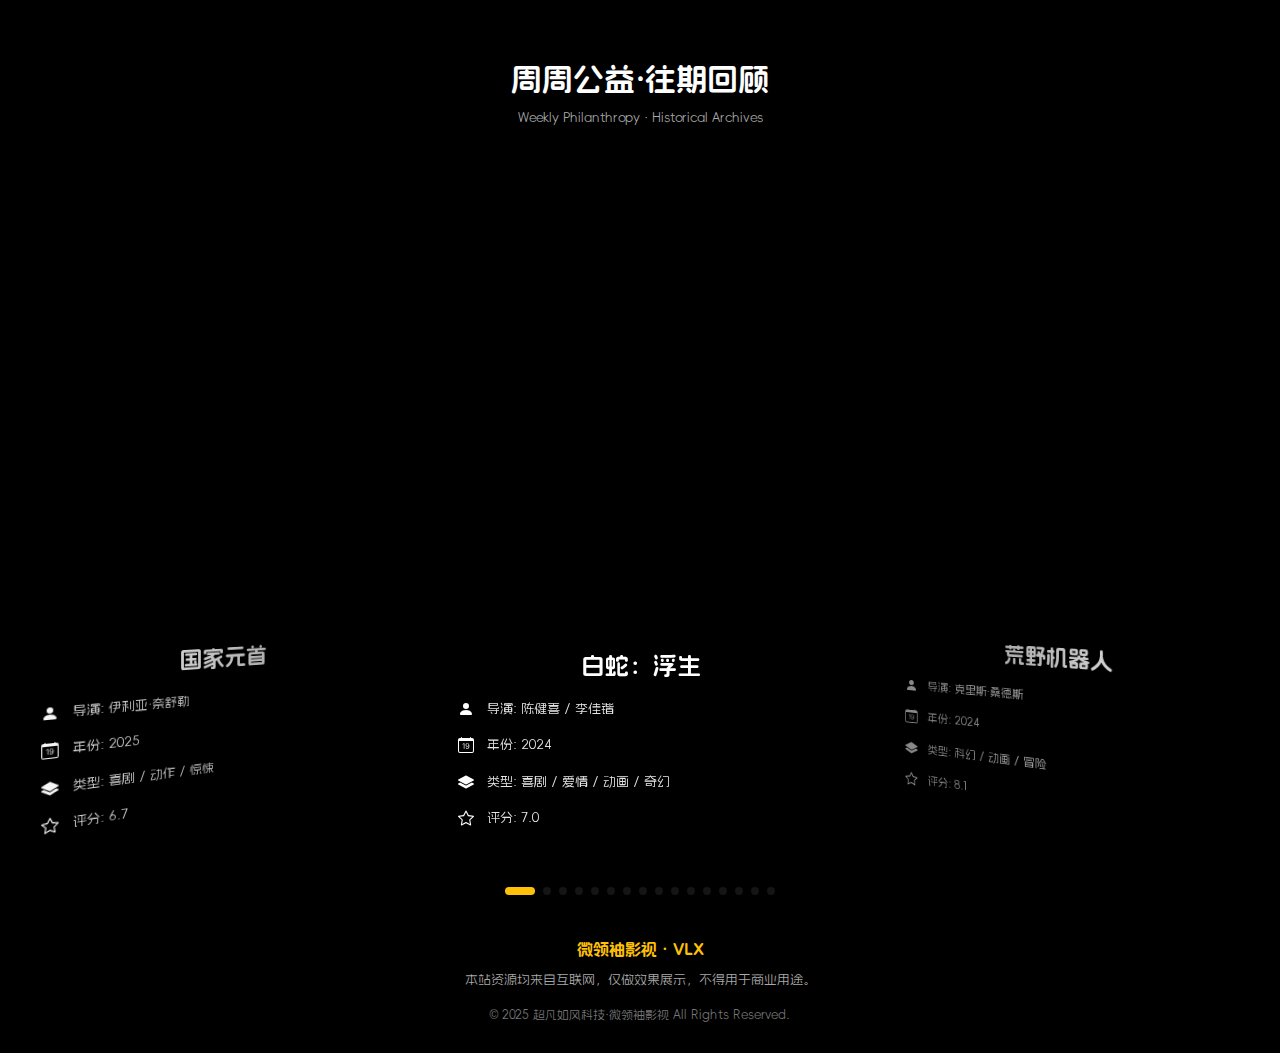
<file: vlx/list/index.html>
<!DOCTYPE html>
<html lang="zh-CN">
<!-- @RFKONG VLX Weekly list -->

<head>
    <meta charset="UTF-8">
    <meta name="viewport" content="width=device-width, initial-scale=1.0, maximum-scale=1.0, user-scalable=no">
    <title>微领袖影视 - 往期回顾</title>
    <link rel="icon" href="https://rfkong.top/vlx/favicon.ico" type="image/x-icon">
    <meta name="description" content="微领袖影视周周公益历史影片合集回顾，精选公益电影，致力于打造一个平等而充满快乐的观影平台。">
    <meta name="keywords" content="影视, 电影, 电视剧, 综艺, 在线观影, 高清影视, 微领袖影视, 周周公益, 公益电影, 爱心, 希望, 平等, 快乐观影">
    <meta name="author" content="微领袖影视团队">
    <link rel="stylesheet" href="./swiper.min.css" />
    <link rel="stylesheet" href="./style.css" />
</head>

<body>
    <header>
        <h1>周周公益·往期回顾</h1>
        <p>Weekly Philanthropy · Historical Archives</p>
    </header>
    <div class="swiper">
        <div class="swiper-wrapper" id="movie-container">
        </div>
        <div class="swiper-pagination"></div>
    </div>
    <footer>
        <p class="footer-brand">微领袖影视 · VLX</p>
        <p>本站资源均来自互联网，仅做效果展示，不得用于商业用途。</p>
        <p class="copyright">© 2025 超凡如风科技·微领袖影视 All Rights Reserved.</p>
    </footer>
    <script src="./main.js"></script>
    <script src="./swiper.min.js"></script>
</body>

</html>
</file>
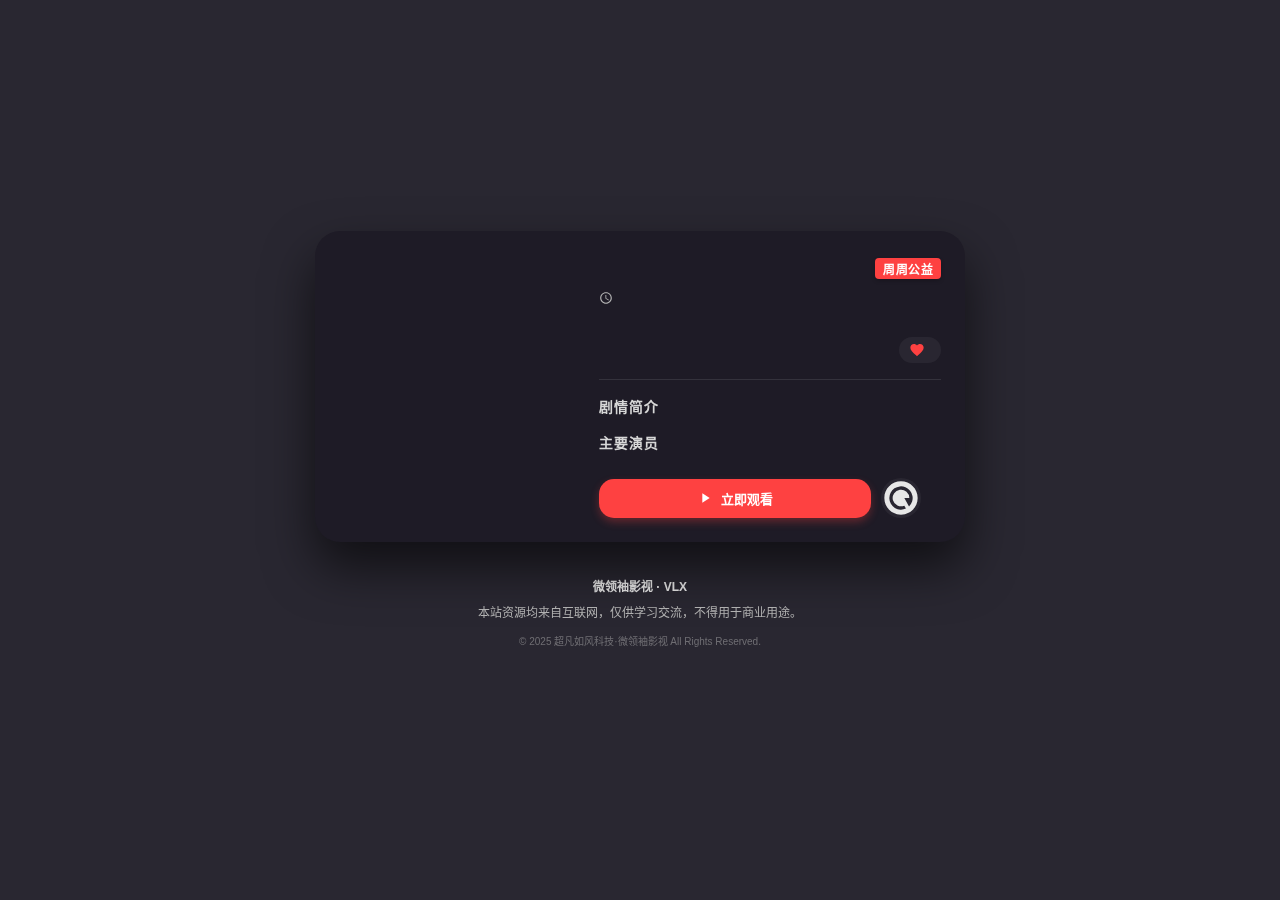
<file: vlx/week/index.html>
<!DOCTYPE html>
<html lang="zh-CN">
<!-- @RFKONG 2025 周周公益 -->

<head>
    <meta charset="UTF-8">
    <meta name="viewport" content="width=device-width, initial-scale=1.0">
    <title>微领袖影视 - 周周公益电影分享平台 | VLX Movies</title>
    <link rel="stylesheet" href="style.css">
    <meta name="robots" content="index, follow, max-image-preview:large">
    <link rel="icon" href="https://rfkong.top/vlx/favicon.ico" type="image/x-icon">
    <link rel="dns-prefetch" href="//rfkong.top">
    <link rel="canonical" href="https://rfkong.top/vlx/week">

    <meta name="title" content="微领袖影视 - 周周公益电影分享平台 | VLX Movies">
    <meta name="description" content="微领袖影视周周公益，致力于分享优质公益电影，传递爱心与希望。每周精心挑选高品质影片，打造温暖友善的观影社区。欢迎加入我们，共同传递正能量！">
    <meta name="keywords" content="微领袖影视,VLX,公益电影,免费观影,正版影视,在线观看,高清电影,公益活动,周周更新,免费分享">
    <meta name="author" content="微领袖影视团队">

    <meta property="og:type" content="website">
    <meta property="og:url" content="https://rfkong.top/vlx/week">
    <meta property="og:title" content="微领袖影视 - 周周公益电影分享平台">
    <meta property="og:description" content="每周精选优质影片，传递温暖与希望。立即加入我们的公益观影计划！">
    <meta property="og:image" content="https://rfkong.top/vlx/week/poster.png">
    <meta property="og:image:width" content="1200">
    <meta property="og:image:height" content="630">
    <meta property="og:image:alt" content="微领袖影视周周公益主页，展示精选公益电影">

    <meta name="twitter:card" content="summary_large_image">
    <meta name="twitter:url" content="https://rfkong.top/vlx/week">
    <meta name="twitter:title" content="微领袖影视 - 周周公益电影分享平台">
    <meta name="twitter:description" content="每周精选优质影片，传递温暖与希望。立即加入我们的公益观影计划！">
</head>

<body>
    <div id="page-background"></div>
    <svg style="width:0;height:0;position:absolute;" aria-hidden="true" focusable="false">
        <linearGradient id="halfGradient">
            <stop offset="50%" stop-color="#FFD700" />
            <stop offset="50%" stop-color="rgba(255, 255, 255, 0.2)" />
        </linearGradient>
    </svg>
    <main class="content-wrapper">
        <div class="movie-card">
            <div class="movie-img-container">
                <div class="movie-img" id="movie-background-image"></div>
                <div class="movie-overlay"></div>
            </div>
            <div class="movie-content">
                <div class="title-row">
                    <h1 class="movie-title"><span id="movie-title"></span> <span class="year-badge"
                            id="movie-year"></span>
                    </h1>
                    <span class="rating-badge">周周公益</span>
                </div>
                <div class="metadata">
                    <div class="duration">
                        <svg class="duration-icon" viewBox="0 0 24 24">
                            <path
                                d="M11.99 2C6.47 2 2 6.48 2 12s4.47 10 9.99 10C17.52 22 22 17.52 22 12S17.52 2 11.99 2zM12 20c-4.42 0-8-3.58-8-8s3.58-8 8-8 8 3.58 8 8-3.58 8-8 8z" />
                            <path d="M12.5 7H11v6l5.25 3.15.75-1.23-4.5-2.67z" />
                        </svg>
                        <span id="movie-duration"></span>
                    </div>
                </div>
                <div class="genres" id="movie-genres"></div>
                <div class="ratings-row">
                    <div class="star-rating">
                        <div class="stars" id="movie-stars"></div>
                        <span class="rating-text" id="movie-rating"></span>
                    </div>
                    <div class="likes">
                        <svg class="heart-icon" viewBox="0 0 24 24">
                            <path
                                d="M12 21.35l-1.45-1.32C5.4 15.36 2 12.28 2 8.5 2 5.42 4.42 3 7.5 3c1.74 0 3.41.81 4.5 2.09C13.09 3.81 14.76 3 16.5 3 19.58 3 22 5.42 22 8.5c0 3.78-3.4 6.86-8.55 11.54L12 21.35z" />
                        </svg>
                        <span class="likes-count" id="movie-votes"></span>
                    </div>
                </div>
                <div class="description-section">
                    <h5 class="section-title">剧情简介</h5>
                    <p class="movie-description" id="movie-description"></p>
                </div>
                <div class="cast-section">
                    <h5 class="section-title">主要演员</h5>
                    <div class="cast-list" id="movie-cast"></div>
                </div>
                <div class="action-row">
                    <div class="watch-btn" id="watch-trailer-btn">
                        <svg width="16" height="16" viewBox="0 0 24 24" fill="white">
                            <path d="M8 5v14l11-7z" />
                        </svg>
                        <span class="watch-btn-text">立即观看</span>
                    </div>
                    <a href="./list" class="action-btn" title="往期回顾" target="_blank"><svg
                            xmlns="http://www.w3.org/2000/svg" viewBox="0 0 24 24">
                            <path fill="currentColor"
                                d="M12 22C6.477 22 2 17.523 2 12S6.477 2 12 2s10 4.477 10 10s-4.477 10-10 10m4.82-4.924a7 7 0 1 0-1.853 1.266l-.974-1.755A5 5 0 1 1 17 12h-3z" />
                        </svg></a>
                </div>
            </div>
        </div>
        <footer>
            <p class="footer-brand">微领袖影视 · VLX</p>
            <p>本站资源均来自互联网，仅供学习交流，不得用于商业用途。</p>
            <p class="copyright">© 2025 超凡如风科技·微领袖影视 All Rights Reserved.</p>
        </footer>
    </main>
    <div id="player-container-overlay" class="player-overlay">
        <div id="close-player-btn" class="close-btn">×</div>
        <div class="play-page-content">
            <h1 id="play-movie-title"></h1>
            <div class="video-player-wrapper">
                <div id="artplayer-container"></div>
            </div>
            <div class="play-page-description-wrapper">
                <h3 class="plot-summary-title">剧情简介</h3>
                <p id="play-movie-description"></p>
            </div>
        </div>
    </div>
    <script src="./artplayer.js"></script>
    <script src="script.js"></script>
</body>

</html>
</file>
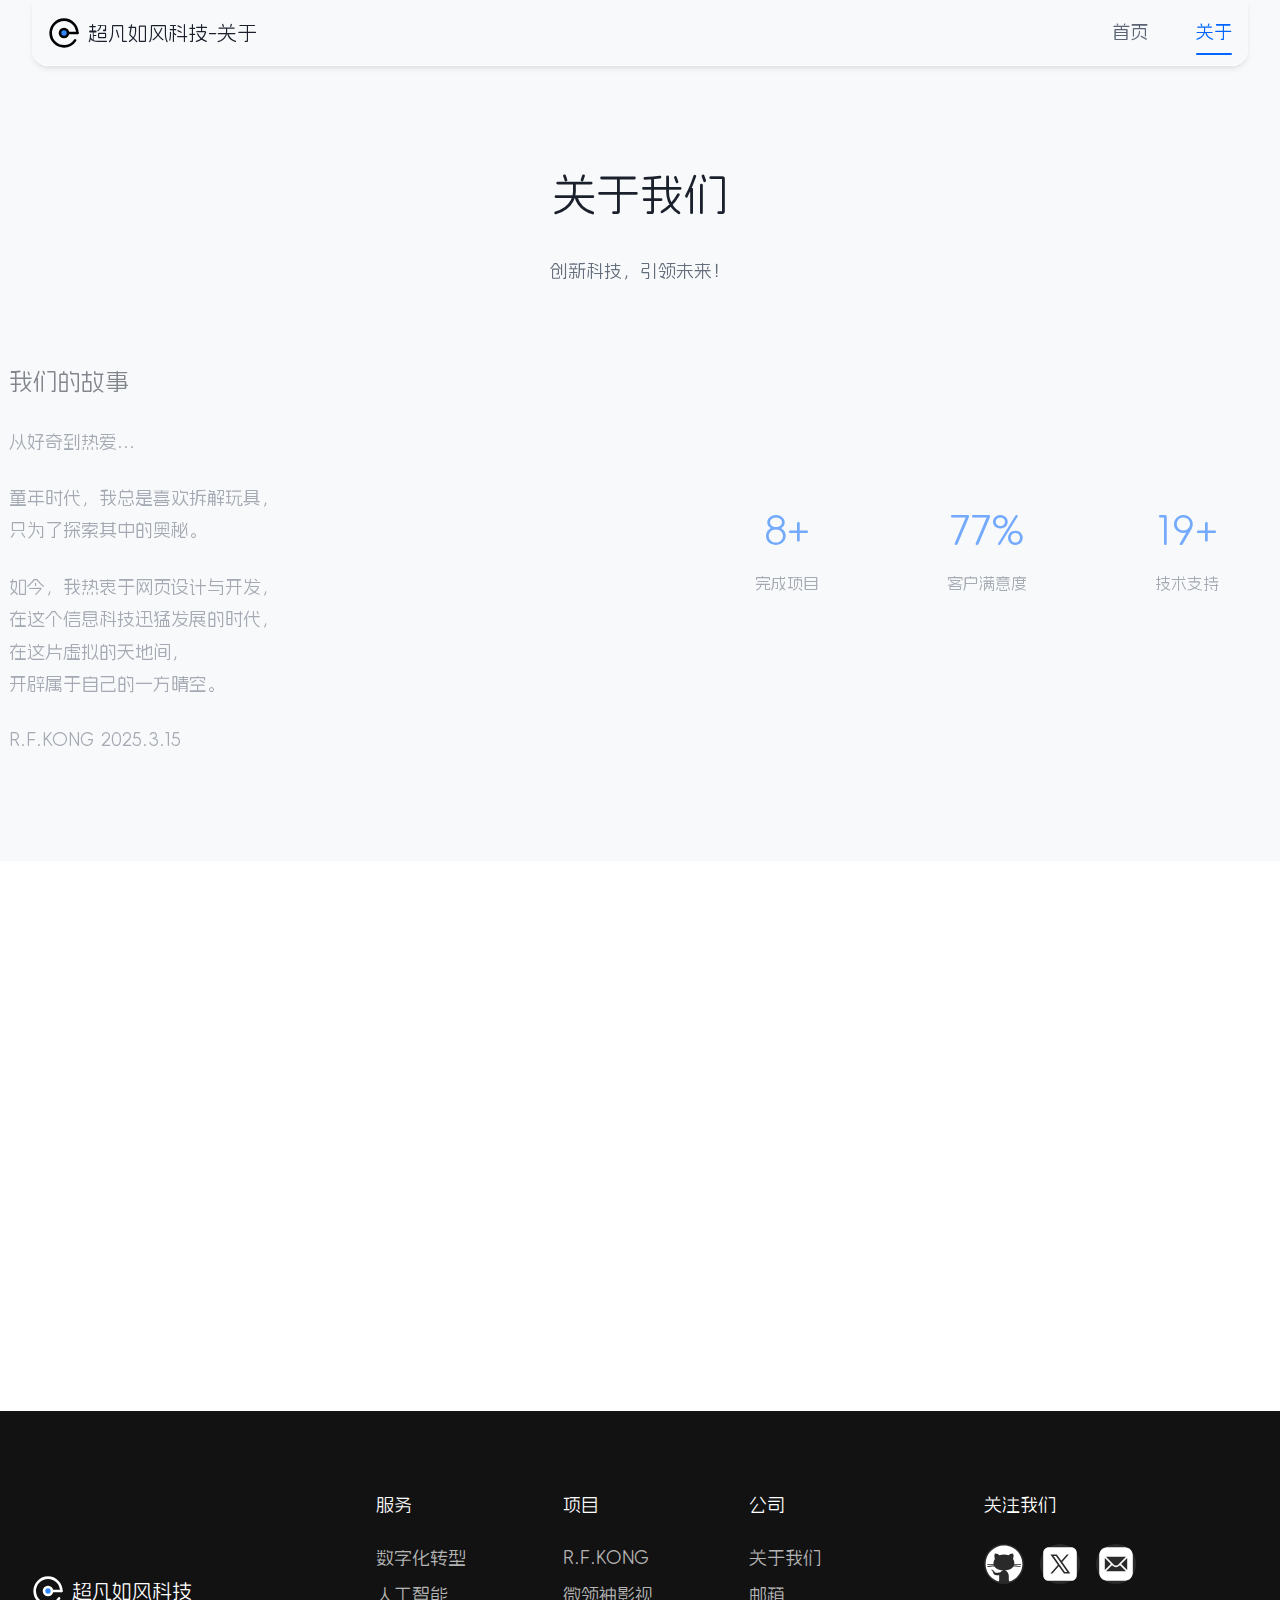
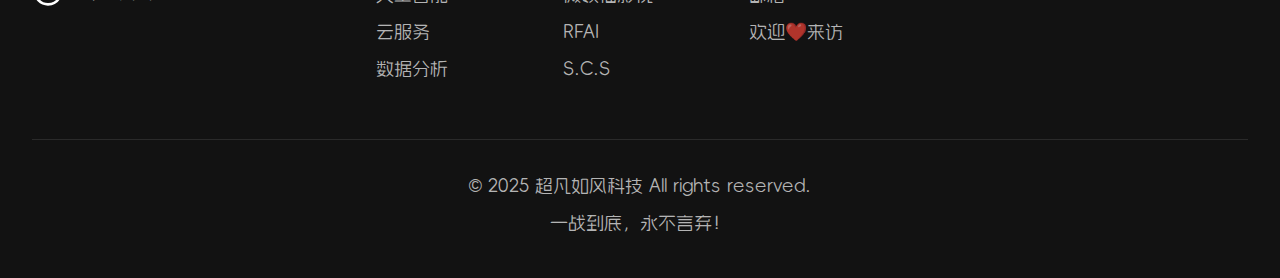
<file: about.html>
<!DOCTYPE html>
<html lang="zh-CN">
<!-- @RFKONG 2025 HTML -->

<head>
    <meta charset="UTF-8">
    <meta name="viewport" content="width=device-width, initial-scale=1.0">
    <title>关于 | 超凡如风科技</title>
    <meta name="description" content="超凡如风科技(C.F.R.F.KONG)关于我们。">
    <meta name="keywords" content="超凡如风科技,C.F.R.F.KONG,科技解决方案,数字化转型,人工智能,云服务,数据分析">
    <meta name="author" content="超凡如风科技">
    <link rel="icon" href="./assets/images/logo.svg" type="image/x-icon">
    <link rel="stylesheet" href="assets/css/styles.css">
</head>

<body>
    <nav class="navbar" id="navbar">
        <div class="nav-container">
            <div class="nav-brand">
                <div class="brand-icon">
                    <svg xmlns="http://www.w3.org/2000/svg" width="32" height="32" viewBox="0 0 48 48">
                        <g fill="none" stroke="#000" stroke-width="4">
                            <path stroke-linecap="round"
                                d="M44 24C44 12.9543 35.0457 4 24 4C12.9543 4 4 12.9543 4 24C4 35.0457 12.9543 44 24 44C30.9566 44 37.0836 40.4483 40.6667 35.0593" />
                            <path stroke-linecap="round" d="M44 24H30" />
                            <circle cx="24" cy="24" r="6" fill="#2F88FF" />
                        </g>
                    </svg>
                </div>
                <span class="brand-text">超凡如风科技-关于</span>
            </div>

            <div class="nav-menu" id="nav-menu">
                <a href="index.html" class="nav-link">首页</a>
                <a href="#about" class="nav-link active">关于</a>
            </div>

            <div class="nav-toggle" id="nav-toggle">
                <span></span>
                <span></span>
                <span></span>
            </div>
        </div>
    </nav>

    <section id="about" class="about">
        <div class="container">
            <div class="section-header" style="margin-top: var(--spacing-3xl);">
                <h2 class="section-title">关于我们</h2>
                <p class="section-subtitle">创新科技，引领未来！</p>
            </div>

            <div class="about-content">
                <div class="about-text">
                    <h3>我们的故事</h3>
                    <p>从好奇到热爱...</p>
                    <p>童年时代，我总是喜欢拆解玩具，<br>
                        只为了探索其中的奥秘。</p>
                    <p>如今，我热衷于网页设计与开发，<br>
                        在这个信息科技迅猛发展的时代，<br>
                        在这片虚拟的天地间，<br>
                        开辟属于自己的一方晴空。</p>
                    <p>R.F.KONG 2025.3.15</p>
                </div>

                <div class="about-stats">
                    <div class="stat-item">
                        <h4>10+</h4>
                        <p>完成项目</p>
                    </div>
                    <div class="stat-item">
                        <h4>100%</h4>
                        <p>客户满意度</p>
                    </div>
                    <div class="stat-item">
                        <h4>24/7</h4>
                        <p>技术支持</p>
                    </div>
                </div>
            </div>
        </div>
    </section>

    <section id="team" class="team">
        <div class="container">
            <div class="section-header">
                <h2 class="section-title">团队核心</h2>
            </div>
            <div class="team-grid">
                <div class="team-member">
                    <div class="member-photo">
                        <img src="assets/images/team/member1.jpg" alt="团队成员">
                    </div>
                    <h3>R.F.KONG</h3>
                    <p>创始人 / 技术总监</p>
                </div>
            </div>
        </div>
    </section>

    <footer class="footer">
        <div class="container">
            <div class="footer-content">
                <div class="footer-brand">
                    <div class="brand-icon">
                        <svg xmlns="http://www.w3.org/2000/svg" viewBox="0 0 48 48">
                            <g fill="none" stroke="#000" stroke-width="4">
                                <path stroke-linecap="round"
                                    d="M44 24C44 12.9543 35.0457 4 24 4C12.9543 4 4 12.9543 4 24C4 35.0457 12.9543 44 24 44C30.9566 44 37.0836 40.4483 40.6667 35.0593" />
                                <path stroke-linecap="round" d="M44 24H30" />
                                <circle cx="24" cy="24" r="6" fill="#2F88FF" />
                            </g>
                        </svg>
                    </div>
                    <span class="brand-text">超凡如风科技</span>
                </div>

                <div class="footer-links">
                    <div class="link-group">
                        <h4>服务</h4>
                        <a href="#services">数字化转型</a>
                        <a href="#services">人工智能</a>
                        <a href="#services">云服务</a>
                        <a href="#services">数据分析</a>
                    </div>
                    <div class="link-group">
                        <h4>项目</h4>
                        <a href="https://me.rfkong.top" target="_blank">R.F.KONG</a>
                        <a href="./v">微领袖影视</a>
                        <a href="https://rfai.top" target="_blank">RFAI</a>
                        <a href="https://scs.data.blog" target="_blank">S.C.S</a>
                    </div>
                    <div class="link-group">
                        <h4>公司</h4>
                        <a href="#about">关于我们</a>
                        <a href="mailto:R.F.KONG@qq.com">邮箱</a>
                        <a href="#Hi">欢迎❤️来访</a>
                    </div>
                </div>

                <div class="footer-social">
                    <h4>关注我们</h4>
                    <div class="social-links">
                        <a href="https://github.com/RFKONG" target="_blank" class="social-link">
                            <svg xmlns="http://www.w3.org/2000/svg" x="0px" y="0px" width="100" height="100"
                                viewBox="0,0,256,256" style="fill:#FFFFFF;">
                                <g fill="#ffffff" fill-rule="nonzero" stroke="none" stroke-width="1"
                                    stroke-linecap="butt" stroke-linejoin="miter" stroke-miterlimit="10"
                                    stroke-dasharray="" stroke-dashoffset="0" font-family="none" font-weight="none"
                                    font-size="none" text-anchor="none" style="mix-blend-mode: normal">
                                    <g transform="scale(5.12,5.12)">
                                        <path
                                            d="M17.791,46.836c0.711,-0.306 1.209,-1.013 1.209,-1.836v-5.4c0,-0.197 0.016,-0.402 0.041,-0.61c-0.014,0.004 -0.027,0.007 -0.041,0.01c0,0 -3,0 -3.6,0c-1.5,0 -2.8,-0.6 -3.4,-1.8c-0.7,-1.3 -1,-3.5 -2.8,-4.7c-0.3,-0.2 -0.1,-0.5 0.5,-0.5c0.6,0.1 1.9,0.9 2.7,2c0.9,1.1 1.8,2 3.4,2c2.487,0 3.82,-0.125 4.622,-0.555c0.934,-1.389 2.227,-2.445 3.578,-2.445v-0.025c-5.668,-0.182 -9.289,-2.066 -10.975,-4.975c-3.665,0.042 -6.856,0.405 -8.677,0.707c-0.058,-0.327 -0.108,-0.656 -0.151,-0.987c1.797,-0.296 4.843,-0.647 8.345,-0.714c-0.112,-0.276 -0.209,-0.559 -0.291,-0.849c-3.511,-0.178 -6.541,-0.039 -8.187,0.097c-0.02,-0.332 -0.047,-0.663 -0.051,-0.999c1.649,-0.135 4.597,-0.27 8.018,-0.111c-0.079,-0.5 -0.13,-1.011 -0.13,-1.543c0,-1.7 0.6,-3.5 1.7,-5c-0.5,-1.7 -1.2,-5.3 0.2,-6.6c2.7,0 4.6,1.3 5.5,2.1c1.699,-0.701 3.599,-1.101 5.699,-1.101c2.1,0 4,0.4 5.6,1.1c0.9,-0.8 2.8,-2.1 5.5,-2.1c1.5,1.4 0.7,5 0.2,6.6c1.1,1.5 1.7,3.2 1.6,5c0,0.484 -0.045,0.951 -0.11,1.409c3.499,-0.172 6.527,-0.034 8.204,0.102c-0.002,0.337 -0.033,0.666 -0.051,0.999c-1.671,-0.138 -4.775,-0.28 -8.359,-0.089c-0.089,0.336 -0.197,0.663 -0.325,0.98c3.546,0.046 6.665,0.389 8.548,0.689c-0.043,0.332 -0.093,0.661 -0.151,0.987c-1.912,-0.306 -5.171,-0.664 -8.879,-0.682c-1.665,2.878 -5.22,4.755 -10.777,4.974v0.031c2.6,0 5,3.9 5,6.6v5.4c0,0.823 0.498,1.53 1.209,1.836c9.161,-3.032 15.791,-11.672 15.791,-21.836c0,-12.682 -10.317,-23 -23,-23c-12.683,0 -23,10.318 -23,23c0,10.164 6.63,18.804 15.791,21.836z">
                                        </path>
                                    </g>
                                </g>
                            </svg>
                        </a>
                        <a href="https://x.com/R_F_KONG" target="_blank" class="social-link">
                            <svg xmlns="http://www.w3.org/2000/svg" x="0px" y="0px" width="100" height="100"
                                viewBox="0,0,256,256" style="fill:#FFFFFF;">
                                <g fill="#ffffff" fill-rule="nonzero" stroke="none" stroke-width="1"
                                    stroke-linecap="butt" stroke-linejoin="miter" stroke-miterlimit="10"
                                    stroke-dasharray="" stroke-dashoffset="0" font-family="none" font-weight="none"
                                    font-size="none" text-anchor="none" style="mix-blend-mode: normal">
                                    <g transform="scale(5.12,5.12)">
                                        <path
                                            d="M11,4c-3.866,0 -7,3.134 -7,7v28c0,3.866 3.134,7 7,7h28c3.866,0 7,-3.134 7,-7v-28c0,-3.866 -3.134,-7 -7,-7zM13.08594,13h7.9375l5.63672,8.00977l6.83984,-8.00977h2.5l-8.21094,9.61328l10.125,14.38672h-7.93555l-6.54102,-9.29297l-7.9375,9.29297h-2.5l9.30859,-10.89648zM16.91406,15l14.10742,20h3.06445l-14.10742,-20z">
                                        </path>
                                    </g>
                                </g>
                            </svg>
                        </a>
                        <a href="mailto:R.F.KONG@QQ.com" class="social-link">
                            <svg xmlns="http://www.w3.org/2000/svg" x="0px" y="0px" width="100" height="100"
                                viewBox="0,0,256,256" style="fill:#FFFFFF;">
                                <g fill="#ffffff" fill-rule="nonzero" stroke="none" stroke-width="1"
                                    stroke-linecap="butt" stroke-linejoin="miter" stroke-miterlimit="10"
                                    stroke-dasharray="" stroke-dashoffset="0" font-family="none" font-weight="none"
                                    font-size="none" text-anchor="none" style="mix-blend-mode: normal">
                                    <g transform="scale(5.12,5.12)">
                                        <path
                                            d="M14,4c-5.51133,0 -10,4.48867 -10,10v22c0,5.51133 4.48867,10 10,10h22c5.51133,0 10,-4.48867 10,-10v-22c0,-5.51133 -4.48867,-10 -10,-10zM13,16h24c0.18,0 0.34977,0.02031 0.50977,0.07031l-9.83008,9.82031c-1.48,1.48 -3.88914,1.48 -5.36914,0l-9.82031,-9.82031c0.16,-0.05 0.32977,-0.07031 0.50977,-0.07031zM11.07031,17.49023l7.51953,7.50977l-7.51953,7.50977c-0.05,-0.16 -0.07031,-0.32977 -0.07031,-0.50977v-14c0,-0.18 0.02031,-0.34977 0.07031,-0.50977zM38.92969,17.49023c0.05,0.16 0.07031,0.32977 0.07031,0.50977v14c0,0.18 -0.02031,0.34977 -0.07031,0.50977l-7.5293,-7.50977zM20,26.41016l0.89063,0.90039c1.13,1.13 2.61961,1.68945 4.09961,1.68945c1.49,0 2.96961,-0.55945 4.09961,-1.68945l0.90039,-0.90039l7.51953,7.51953c-0.16,0.05 -0.32977,0.07031 -0.50977,0.07031h-24c-0.18,0 -0.34977,-0.02031 -0.50977,-0.07031z">
                                        </path>
                                    </g>
                                </g>
                            </svg>
                        </a>
                    </div>
                </div>
            </div>

            <div class="footer-bottom">
                <p>&copy; 2025 超凡如风科技 All rights reserved.</p>
                <p class="footer-slogan">一战到底，永不言弃！</p>
            </div>
        </div>
    </footer>

    <script src="./assets/js/gsap.min.js"></script>
    <script src="./assets/js/ScrollToPlugin.min.js"></script>
    <script src="./assets/js/ScrollTrigger.min.js"></script>
    <script src="./assets/js/main.js"></script>
</body>

</html>
<!-- @RFKONG 2025 HTML -->
</file>
<file: vlx/list/style.css>
/* @RFKONG VLX Weekly list */
@font-face {
    font-family: 'vlx';
    src: url('/assets/font/font.woff2') format('woff2');
}

:root {
    --tst: bottom 0.5s ease 0s;
    --dark: #E6E6E6;
    --primary: #ffc107;
    --secondary: #696969;
}

html::-webkit-scrollbar {
    width: 0px;
}

body {
    background: #000000;
    font-family: "vlx", "PingFang SC", "Helvetica Neue", Helvetica, Arial, sans-serif;
    font-size: 14px;
    color: #fff;
    margin: 0;
    padding: 0;
    overflow-x: hidden;
}

header {
    text-align: center;
    padding: 20px 10px;
    background: #00000075;
    margin: 20px;
}

header h1 {
    font-size: 2.2em;
    margin-bottom: 5px;
}

header p {
    font-size: 0.9em;
    color: #aaa;
}

.swiper {
    width: 100%;
    padding-top: 20px;
    padding-bottom: 60px;
}

.swiper-slide {
    background-position: center;
    background-size: cover;
    width: auto;
    height: 650px;
    border-radius: 15px;
    overflow: hidden;
    position: relative;
    transition: transform 0.3s ease;
    box-shadow: 0 4px 12px rgba(0, 0, 0, 0.3);
}

.swiper-slide:hover {
    transform: scale(1.02);
}

.swiper-pagination-bullet {
    background: var(--secondary);
    transition: all 0.5s ease 0s;
    border-radius: 8px;
}

.swiper-pagination-bullet-active {
    background: var(--primary);
    width: 30px;
}

.movie-info {
    position: absolute;
    width: calc(100% + 2px);
    height: calc(35% + 2px);
    text-align: center;
    background: linear-gradient(180deg, rgba(0, 0, 0, 0) 0%, rgba(0, 0, 0, 0.8) 40%);
    padding: 10px;
    left: 0;
    bottom: 0;
    box-sizing: border-box;
    transition: var(--tst);
    backdrop-filter: blur(8px);
    display: flex;
    flex-direction: column;
    justify-content: center;
}

.movie-info h2 {
    font-size: 1.7em;
    margin-bottom: 10px;
    text-shadow: 0 2px 4px rgba(0, 0, 0, 0.8);
}

.movie-info span {
    width: 100%;
    margin: 0.2em 0;
    display: inline-block;
    padding: 0.5em 0.5em 0.5em 3.2em;
    box-sizing: border-box;
    color: var(--dark);
    text-align: left;
    position: relative;
    font-size: 13px;
    border-radius: 1.5em;
    text-shadow: 0 1px 2px rgba(0, 0, 0, 0.5);
    line-height: 1.4;
}

.movie-info span:hover {
    background: rgba(0, 0, 0, 0.6);
    filter: invert(1);
}

.movie-info span:before {
    content: "";
    position: absolute;
    left: 10px;
    top: 50%;
    transform: translateY(-50%);
    width: 22px;
    height: 22px;
    filter: invert(1);
    background-size: contain;
}

.movie-info span.director:before {
    background: url('data:image/svg+xml;utf8,<svg xmlns="http://www.w3.org/2000/svg" width="16" height="16" fill="currentColor" class="bi bi-person-fill" viewBox="0 0 16 16"><path d="M3 14s-1 0-1-1 1-4 6-4 6 3 6 4-1 1-1 1H3zm5-6a3 3 0 1 0 0-6 3 3 0 0 0 0 6z" /> </svg>') no-repeat center;
}

.movie-info span.year:before {
    background: url('data:image/svg+xml;utf8,<svg xmlns="http://www.w3.org/2000/svg" width="16" height="16" fill="currentColor" class="bi bi-calendar-date" viewBox="0 0 16 16"><path d="M6.445 11.688V6.354h-.633A12.6 12.6 0 0 0 4.5 7.16v.695c.375-.257.969-.62 1.258-.777h.012v4.61h.675zm1.188-1.305c.047.64.594 1.406 1.703 1.406 1.258 0 2-1.066 2-2.871 0-1.934-.781-2.668-1.953-2.668-.926 0-1.797.672-1.797 1.809 0 1.16.824 1.77 1.676 1.77.746 0 1.23-.376 1.383-.79h.027c-.004 1.316-.461 2.164-1.305 2.164-.664 0-1.008-.45-1.05-.82h-.684zm2.953-2.317c0 .696-.559 1.18-1.184 1.18-.601 0-1.144-.383-1.144-1.2 0-.823.582-1.21 1.168-1.21.633 0 1.16.398 1.16 1.23z" /> <path d="M3.5 0a.5.5 0 0 1 .5.5V1h8V.5a.5.5 0 0 1 1 0V1h1a2 2 0 0 1 2 2v11a2 2 0 0 1-2 2H2a2 2 0 0 1-2-2V3a2 2 0 0 1 2-2h1V.5a.5.5 0 0 1 .5-.5zM1 4v10a1 1 0 0 0 1 1h12a1 1 0 0 0 1-1V4H1z" /> </svg>') no-repeat center;
}

.movie-info span.genre:before {
    background: url('data:image/svg+xml;utf8,<svg xmlns="http://www.w3.org/2000/svg" width="16" height="16" fill="currentColor" class="bi bi-layers-fill" viewBox="0 0 16 16"><path d="M7.765 1.559a.5.5 0 0 1 .47 0l7.5 4a.5.5 0 0 1 0 .882l-7.5 4a.5.5 0 0 1-.47 0l-7.5-4a.5.5 0 0 1 0-.882l7.5-4z"/><path d="m2.125 8.567-1.86.992a.5.5 0 0 0 0 .882l7.5 4a.5.5 0 0 0 .47 0l7.5-4a.5.5 0 0 0 0-.882l-1.86-.992-5.17 2.756a1.5 1.5 0 0 1-1.41 0l-5.17-2.756z"/></svg>') no-repeat center;
}

.movie-info span.rating:before {
    background: url('data:image/svg+xml;utf8,<svg xmlns="http://www.w3.org/2000/svg" width="16" height="16" fill="currentColor" class="bi bi-star" viewBox="0 0 16 16"><path d="M2.866 14.85c-.078.444.36.791.746.593l4.39-2.256 4.389 2.256c.386.198.824-.149.746-.592l-.83-4.73 3.522-3.356c.33-.314.16-.888-.282-.95l-4.898-.696L8.465.792a.513.513 0 0 0-.927 0L5.354 5.12l-4.898.696c-.441.062-.612.636-.283.95l3.523 3.356-.83 4.73zm4.905-2.767-3.686 1.894.694-3.957a.565.565 0 0 0-.163-.505L1.71 6.745l4.052-.576a.525.525 0 0 0 .393-.288L8 2.223l1.847 3.658a.525.525 0 0 0 .393.288l4.052.575-2.906 2.77a.565.565 0 0 0-.163.506l.694 3.957-3.686-1.894a.503.503 0 0 0-.461 0z"/></svg>') no-repeat center;
}

.movie-info span:hover:before {
    filter: invert(0);
}

footer {
    background: #00000075;
    color: #aaa;
    padding: 20px 15px;
    text-align: center;
    position: relative;
    font-size: 13px;
    line-height: 1.6;
}

footer p {
    margin: 8px 0;
}

.footer-brand {
    color: var(--primary);
    font-weight: bold;
    font-size: 16px;
}

.copyright {
    font-size: 12px;
    color: #777;
    margin-top: 15px;
}
</file>
<file: vlx/week/style.css>
*,*:before,*:after{box-sizing:border-box;margin:0;padding:0;}:root{--brand-color:#fe4141;--dark-color:#1e1b26;--accent-color:#e7e7e7;--text-light:#b4b4b4;--text-lighter:#d7d7d7;--section-space:16px;--card-padding:24px;--poster-overlay:rgba(30,27,38,0.8);}html::-webkit-scrollbar{width:0px;}.player-overlay::-webkit-scrollbar{width:0px;}body{font-family:'Open Sans',sans-serif;color:var(--accent-color);min-height:100vh;}a{text-decoration:none;color:var(--accent-color);}#page-background{position:fixed;top:0;left:0;width:100vw;height:100vh;background-size:cover;background-position:center;z-index:-2;}#page-background::after{content:'';position:absolute;top:0;left:0;width:100%;height:100%;background:rgba(30,27,38,0.95);z-index:-1;}.content-wrapper{display:flex;flex-direction:column;justify-content:center;align-items:center;min-height:100vh;width:100%;padding:20px;}.movie-card{width:100%;background-color:var(--dark-color);border-radius:25px;overflow:hidden;box-shadow:0 25px 50px rgba(0,0,0,0.6);position:relative;}.movie-img-container{height:380px;position:relative;overflow:hidden;}.movie-img{height:100%;width:100%;background-size:cover;background-repeat:no-repeat;}.movie-overlay{position:absolute;top:0;left:0;width:100%;height:100%;background:linear-gradient(180deg,rgba(30,27,38,0) 30%,rgba(30,27,38,0.7) 60%,rgba(30,27,38,1) 100%);z-index:1;}.movie-content{padding:var(--card-padding);position:relative;margin-top:-120px;z-index:2;}.title-row{display:flex;justify-content:space-between;align-items:flex-start;margin-bottom:6px;}.movie-title{font-family:'Montserrat',sans-serif;font-size:24px;font-weight:700;color:#fff;text-shadow:0 1px 2px rgba(0,0,0,0.3);flex:1;line-height:1.2;}.year-badge{font-family:'Montserrat',sans-serif;font-size:14px;font-weight:600;color:var(--text-lighter);margin-left:8px;opacity:0.85;}.rating-badge{background-color:var(--brand-color);color:white;padding:2px 8px;border-radius:4px;font-family:'Montserrat',sans-serif;font-size:12px;font-weight:600;margin-top:3px;box-shadow:0 2px 4px rgba(0,0,0,0.2);letter-spacing:0.5px;}.metadata{display:flex;align-items:center;margin:8px 0 var(--section-space);}.duration{font-size:13px;color:var(--text-light);margin-right:16px;display:flex;align-items:center;}.duration-icon{width:14px;height:14px;fill:var(--text-light);margin-right:4px;}.genres{display:flex;flex-wrap:wrap;gap:6px;margin-bottom:var(--section-space);}.genre-tag{background-color:rgba(254,65,65,0.1);border:1px solid rgba(254,65,65,0.3);padding:3px 10px;border-radius:16px;font-size:11px;font-weight:500;color:var(--text-lighter);}.ratings-row{display:flex;justify-content:space-between;align-items:center;margin-bottom:var(--section-space);padding-bottom:var(--section-space);border-bottom:1px solid rgba(255,255,255,0.1);}.star-rating{display:flex;align-items:center;}.stars{display:flex;}.star{width:16px;height:16px;margin-right:2px;}.star-filled{fill:#FFD700;}.star-half{fill:url(#halfGradient);}.star-empty{fill:rgba(255,255,255,0.2);}.rating-text{font-size:13px;font-weight:600;color:var(--text-lighter);margin-left:8px;}.likes{display:flex;align-items:center;background-color:rgba(255,255,255,0.05);padding:5px 10px;border-radius:20px;}.heart-icon{width:16px;height:16px;margin-right:6px;fill:var(--brand-color);}.likes-count{font-size:12px;font-weight:600;color:var(--text-light);}.description-section,.cast-section{margin-bottom:var(--section-space);}.section-title{font-family:'Montserrat',sans-serif;font-size:14px;font-weight:600;letter-spacing:1px;margin-bottom:10px;color:var(--text-lighter);}.movie-description{font-size:13px;line-height:1.6;color:var(--text-light);text-align:justify;}.cast-list{display:flex;flex-wrap:wrap;gap:8px;}.cast-name-tag{background-color:rgba(255,255,255,0.08);padding:4px 10px;border-radius:4px;font-size:12px;color:var(--text-light);}.action-row{display:grid;grid-template-columns:1fr repeat(3,auto);gap:10px;align-items:center;margin-top:10px;}.watch-btn{background-color:var(--brand-color);border:none;border-radius:15px;padding:10px 16px;display:flex;align-items:center;justify-content:center;cursor:pointer;transition:all 0.3s ease;box-shadow:0 4px 8px rgba(254,65,65,0.3);}.watch-btn:hover{transform:translateY(-2px);box-shadow:0 6px 12px rgba(254,65,65,0.4);background-color:#ff5151;}.watch-btn-text{font-family:'Montserrat',sans-serif;font-size:13px;font-weight:600;color:white;margin-left:8px;}.action-btn{width:40px;height:40px;display:flex;align-items:center;justify-content:center;cursor:pointer;background-color:rgba(255,255,255,0.05);border-radius:20px;transition:all 0.2s ease;}.action-btn:hover{background-color:rgba(255,255,255,0.1);transform:translateY(-2px);}.action-icon{width:18px;height:18px;fill:var(--text-lighter);}@media (min-width:768px){.movie-card{max-width:650px;display:flex;}.movie-img-container{width:40%;height:auto;}.movie-content{width:60%;margin-top:0;}.movie-overlay{background:linear-gradient(90deg,rgba(30,27,38,0) 0%,var(--poster-overlay) 100%);}}.player-overlay{position:fixed;top:0;left:0;width:100%;height:100%;background-color:rgba(30,27,38,0.97);backdrop-filter:blur(5px);display:none;z-index:1000;opacity:0;transition:opacity 0.3s ease-in-out;overflow-y:auto;padding:80px 20px 40px 20px;}.player-overlay.show{display:block;opacity:1;}.play-page-content{display:flex;flex-direction:column;align-items:center;gap:24px;width:100%;max-width:960px;margin:0 auto;color:var(--text-lighter);}#play-movie-title{font-family:'Montserrat',sans-serif;font-size:35px;font-weight:700;color:#fff;text-align:center;}.video-player-wrapper{position:relative;width:100%;padding-top:56.25%;border-radius:16px;overflow:hidden;background-color:#000;box-shadow:0 10px 40px rgba(0,0,0,0.5);}#artplayer-container{position:absolute;top:0;left:0;width:100%;height:100%;}.play-page-description-wrapper{width:100%;max-width:800px;}.plot-summary-title{font-family:'Montserrat',sans-serif;font-size:16px;font-weight:600;letter-spacing:1px;margin-bottom:10px;color:var(--text-lighter);border-bottom:1px solid rgba(255,255,255,0.1);padding-bottom:8px;}#play-movie-description{font-size:14px;line-height:1.7;color:var(--text-light);}.player-overlay footer{width:100%;max-width:800px;padding-top:24px;margin-top:16px;border-top:1px solid rgba(255,255,255,0.1);}.close-btn{position:absolute;top:20px;right:30px;font-size:40px;color:#ffffff;cursor:pointer;transition:transform 0.2s ease,color 0.2s ease;z-index:1001;}.close-btn:hover{transform:scale(1.2);color:var(--brand-color);}footer{width:100%;max-width:650px;text-align:center;padding:20px;margin-top:16px;color:var(--text-light);}footer .footer-brand{font-weight:600;color:var(--accent-color);margin-bottom:8px;}footer p{font-size:12px;line-height:1.5;}footer .copyright{font-size:10px;color:rgba(180,180,180,0.5);margin-top:12px;}.custom-confirm-btn{background:linear-gradient(to right,#4361ee,#3a0ca3) !important;border:none !important;border-radius:12px !important;padding:12px 28px !important;font-weight:600 !important;transition:all 0.3s !important;font-size:1.05rem !important;}.custom-confirm-btn:hover{transform:translateY(-2px);box-shadow:0 5px 10px rgba(67,97,238,0.3) !important;}.custom-cancel-btn{background:#f8f9fa !important;color:#333 !important;border:1px solid #e9ecef !important;border-radius:12px !important;padding:12px 28px !important;font-weight:500 !important;transition:all 0.3s !important;font-size:1.05rem !important;}.custom-cancel-btn:hover{background:#e9ecef !important;}.download-icon{width:6rem;height:6rem;margin:0 auto 30px;display:flex;justify-content:center;align-items:center;animation:breathe 1.5s ease-in-out infinite alternate;}@keyframes breathe{0%{transform:scale(1);}100%{transform:scale(1.07);}}@media (max-width:480px){footer{padding:15px;max-width:100%;}footer p{font-size:11px;}footer .copyright{font-size:9px;}}
/* @RFKONG 2025 VLX WEEK */
</file>
<file: assets/css/styles.css>
@font-face {
    font-family: 'me';
    src: url('../font/font.woff2') format('woff2');
    font-weight: normal;
    font-style: normal;
    font-display: swap
}

* {
    margin: 0;
    padding: 0;
    box-sizing: border-box
}

:root {
    --primary-color: #0066FF;
    --primary-light: #4D94FF;
    --secondary-color: #0AF;
    --accent-color: #FF6B35;
    --dark-color: #121212;
    --light-color: #F8F9FA;
    --white-color: #FFFFFF;
    --text-color: #1A202C;
    --text-light: #5A6474;
    --text-h1-a: #c96cff;
    --text-h1-b: #0084ff;
    --border-color: #E2E8F0;
    --primary-gradient: linear-gradient(135deg, var(--primary-light) 0%, var(--primary-color) 100%);
    --background-gradient: linear-gradient(180deg, #FFFFFF 0%, #F8F9FA 100%);
    --aurora-gradient: linear-gradient(125deg, var(--primary-color) 0%, var(--secondary-color) 50%, var(--accent-color) 100%);
    --font-family: 'me', 'Inter', 'PingFang SC', 'Microsoft YaHei', sans-serif;
    --font-size-base: clamp(1rem, 0.95rem + 0.25vw, 1.125rem);
    --spacing-xs: 0.25rem;
    --spacing-sm: 0.5rem;
    --spacing-md: 1rem;
    --spacing-lg: 1.5rem;
    --spacing-xl: 2rem;
    --spacing-2xl: 3rem;
    --spacing-3xl: 5rem;
    --shadow-sm: 0 1px 3px 0 rgba(0, 0, 0, 0.07);
    --shadow-md: 0 4px 6px -1px rgba(0, 0, 0, 0.08), 0 2px 4px -1px rgba(0, 0, 0, 0.05);
    --shadow-lg: 0 10px 15px -3px rgba(0, 0, 0, 0.08), 0 4px 6px -2px rgba(0, 0, 0, 0.04);
    --shadow-xl: 0 20px 25px -5px rgba(0, 0, 0, 0.1), 0 10px 10px -5px rgba(0, 0, 0, 0.04);
    --shadow-glow: 0 0 20px -5px rgba(0, 102, 255, 0.3);
    --radius-md: 0.5rem;
    --radius-lg: 0.75rem;
    --radius-xl: 1rem;
    --radius-2xl: 1.5rem;
    --transition-fast: 0.2s ease;
    --transition-normal: 0.3s cubic-bezier(0.25, 0.8, 0.25, 1);
    --transition-slow: 0.5s ease;
    --z-dropdown: 1000;
    --z-sticky: 1020;
    --z-fixed: 1030;
    --z-modal: 1040;
    --z-loading: 9999;
    --color-bg1: rgb(255, 255, 255);
    --color-bg2: rgb(255, 255, 255);
    --color1: 150, 200, 255;
    --color2: 240, 180, 255;
    --color3: 180, 250, 255;
    --color4: 255, 150, 150;
    --color5: 220, 220, 100;
    --color-interactive: 140, 100, 255;
    --circle-size: 80%;
    --blending: hard-light;
}

html {
    scroll-behavior: auto;
    -webkit-font-smoothing: antialiased;
    -moz-osx-font-smoothing: grayscale
}

body {
    font-family: var(--font-family);
    font-size: var(--font-size-base);
    line-height: 1.6;
    color: var(--text-color);
    background-color: var(--white-color);
    overflow-x: hidden
}

body::-webkit-scrollbar {
    width: 0px
}

body::-webkit-scrollbar-track {
    background: var(--light-color)
}

body::-webkit-scrollbar-thumb {
    background: var(--border-color);
    border-radius: 4px
}

body::-webkit-scrollbar-thumb:hover {
    background: var(--text-light)
}

body.no-scroll {
    overflow: hidden
}

.loading-screen {
    position: fixed;
    top: 0;
    left: 0;
    width: 100%;
    height: 100%;
    background: var(--dark-color);
    display: flex;
    align-items: center;
    justify-content: center;
    z-index: var(--z-loading);
    transition: opacity 0.5s ease, visibility 0.5s ease
}

.loading-screen.hidden {
    opacity: 0;
    visibility: hidden
}

.loading-content {
    display: flex;
    flex-direction: column;
    align-items: center;
    gap: var(--spacing-lg)
}

.loading-logo {
    display: flex;
    align-items: center;
    gap: var(--spacing-md)
}

.loading-logo svg {
    width: 50px;
    height: 50px;
    filter: drop-shadow(0 0 10px rgba(47, 136, 255, 0.8));
    animation: pulse-glow 2.5s infinite ease-in-out
}

.loading-logo svg g {
    stroke: var(--white-color)
}

.loading-logo svg circle {
    fill: #2F88FF
}

.logo-text {
    font-size: 1.75rem;
    font-weight: 600;
    letter-spacing: 2px;
    color: var(--white-color);
    opacity: 0.8
}

.loading-bar {
    display: none
}

@keyframes pulse-glow {

    0%,
    100% {
        transform: scale(1);
        filter: drop-shadow(0 0 10px rgba(47, 136, 255, 0.7))
    }

    50% {
        transform: scale(1.1);
        filter: drop-shadow(0 0 20px rgba(47, 136, 255, 1))
    }
}

.navbar {
    position: fixed;
    top: 0;
    left: 50%;
    transform: translateX(-50%);
    width: 95%;
    max-width: 1440px;
    backdrop-filter: blur(12px);
    -webkit-backdrop-filter: blur(12px);
    border-bottom: 1px solid rgba(255, 255, 255, 0.9);
    border-bottom-left-radius: var(--radius-xl);
    border-bottom-right-radius: var(--radius-xl);
    box-shadow: var(--shadow-md);
    z-index: var(--z-fixed);
    transition:
        background 0.3s ease,
        backdrop-filter 0.3s ease,
        box-shadow 0.3s ease;
}

.navbar.scrolled {
    background: rgba(255, 255, 255, 0.85);
    box-shadow: var(--shadow-md);
    border-bottom-left-radius: var(--radius-lg);
    border-bottom-right-radius: var(--radius-lg);
    top: 10px;
    left: 50%;
    width: 95%;
    max-width: 1280px;
    transform: translateX(-50%);
    border-bottom: none
}

.navbar.menu-active {
    top: 0;
    width: 100%;
    left: 0;
    transform: translateX(0);
    border-radius: 0;
    box-shadow: var(--shadow-md);
    border-bottom: 1px solid var(--border-color)
}

.navbar.nav-hidden {
    transform: translateY(-120%)
}

.navbar.scrolled.nav-hidden {
    transform: translateX(-50%) translateY(-150%)
}

.nav-container {
    max-width: 1280px;
    margin: 0 auto;
    padding: 0 var(--spacing-md);
    display: flex;
    align-items: center;
    justify-content: space-between;
    height: 65px
}

.nav-brand {
    display: flex;
    align-items: center;
    gap: var(--spacing-sm);
    text-decoration: none;
    color: var(--text-color)
}

.brand-icon {
    width: 32px;
    height: 32px
}

.brand-icon svg {
    color: var(--primary-color);
    width: 100%;
    height: 100%
}

.brand-text {
    font-size: 1.25rem;
    font-weight: 600
}

.nav-menu {
    display: flex;
    align-items: center;
    gap: var(--spacing-2xl)
}

.nav-link {
    text-decoration: none;
    color: var(--text-light);
    font-weight: 500;
    position: relative;
    padding: var(--spacing-sm) 0;
    transition: color var(--transition-fast)
}

.nav-link:hover,
.nav-link.active {
    color: var(--primary-color)
}

.nav-link::after {
    content: '';
    position: absolute;
    bottom: 0;
    left: 50%;
    transform: translateX(-50%);
    width: 0;
    height: 2px;
    background-color: var(--primary-color);
    border-radius: 1px;
    transition: width var(--transition-normal)
}

.nav-link.active::after,
.nav-link:hover::after {
    width: 100%
}

.nav-toggle {
    display: none;
    flex-direction: column;
    gap: 4px;
    cursor: pointer;
    padding: var(--spacing-sm)
}

.nav-toggle span {
    width: 24px;
    height: 2px;
    background: var(--text-color);
    transition: all var(--transition-normal)
}

.nav-toggle.active span:nth-child(1) {
    transform: rotate(45deg) translate(5px, 5px)
}

.nav-toggle.active span:nth-child(2) {
    opacity: 0
}

.nav-toggle.active span:nth-child(3) {
    transform: rotate(-45deg) translate(7px, -6px)
}

@keyframes moveInCircle {
    0% {
        transform: rotate(0deg);
    }

    50% {
        transform: rotate(180deg);
    }

    100% {
        transform: rotate(360deg);
    }
}

@keyframes moveVertical {
    0% {
        transform: translateY(-50%);
    }

    50% {
        transform: translateY(50%);
    }

    100% {
        transform: translateY(-50%);
    }
}

@keyframes moveHorizontal {
    0% {
        transform: translateX(-50%) translateY(-10%);
    }

    50% {
        transform: translateX(50%) translateY(10%);
    }

    100% {
        transform: translateX(-50%) translateY(-10%);
    }
}

.gradient-bg {
    width: 100%;
    height: 100%;
    position: relative;
    overflow: hidden;
    background: linear-gradient(40deg, var(--color-bg1), var(--color-bg2));
    top: 0;
    left: 0;

    svg {
        position: fixed;
        top: 0;
        left: 0;
        width: 0;
        height: 0;
    }

    .gradients-container {
        filter: url(#goo) blur(40px);
        width: 100%;
        height: 100%;
    }

    .g1 {
        position: absolute;
        background: radial-gradient(circle at center, rgba(var(--color1), 0.8) 0, rgba(var(--color1), 0) 50%) no-repeat;
        mix-blend-mode: var(--blending);
        width: var(--circle-size);
        height: var(--circle-size);
        top: calc(50% - var(--circle-size) / 2);
        left: calc(50% - var(--circle-size) / 2);
        transform-origin: center center;
        animation: moveVertical 30s ease infinite;
        opacity: 1;
    }

    .g2 {
        position: absolute;
        background: radial-gradient(circle at center, rgba(var(--color2), 0.8) 0, rgba(var(--color2), 0) 50%) no-repeat;
        mix-blend-mode: var(--blending);
        width: var(--circle-size);
        height: var(--circle-size);
        top: calc(50% - var(--circle-size) / 2);
        left: calc(50% - var(--circle-size) / 2);
        transform-origin: calc(50% - 400px);
        animation: moveInCircle 20s reverse infinite;
        opacity: 1;
    }

    .g3 {
        position: absolute;
        background: radial-gradient(circle at center, rgba(var(--color3), 0.8) 0, rgba(var(--color3), 0) 50%) no-repeat;
        mix-blend-mode: var(--blending);
        width: var(--circle-size);
        height: var(--circle-size);
        top: calc(50% - var(--circle-size) / 2 + 200px);
        left: calc(50% - var(--circle-size) / 2 - 500px);
        transform-origin: calc(50% + 400px);
        animation: moveInCircle 40s linear infinite;
        opacity: 1;
    }

    .g4 {
        position: absolute;
        background: radial-gradient(circle at center, rgba(var(--color4), 0.8) 0, rgba(var(--color4), 0) 50%) no-repeat;
        mix-blend-mode: var(--blending);
        width: var(--circle-size);
        height: var(--circle-size);
        top: calc(50% - var(--circle-size) / 2);
        left: calc(50% - var(--circle-size) / 2);
        transform-origin: calc(50% - 200px);
        animation: moveHorizontal 40s ease infinite;
        opacity: 0.7;
    }

    .g5 {
        position: absolute;
        background: radial-gradient(circle at center, rgba(var(--color5), 0.8) 0, rgba(var(--color5), 0) 50%) no-repeat;
        mix-blend-mode: var(--blending);
        width: calc(var(--circle-size) * 2);
        height: calc(var(--circle-size) * 2);
        top: calc(50% - var(--circle-size));
        left: calc(50% - var(--circle-size));
        transform-origin: calc(50% - 800px) calc(50% + 200px);
        animation: moveInCircle 20s ease infinite;
        opacity: 1;
    }

    .interactive {
        position: absolute;
        background: radial-gradient(circle at center, rgba(var(--color-interactive), 0.8) 0, rgba(var(--color-interactive), 0) 50%) no-repeat;
        mix-blend-mode: var(--blending);
        width: 100%;
        height: 100%;
        top: -50%;
        left: -50%;
        opacity: 0.7;
    }
}

.hero {
    min-height: 100vh;
    display: flex;
    align-items: center;
    position: relative;
    overflow: hidden;
    background: var(--background-gradient);
    padding-top: 70px
}

.hero-background {
    position: absolute;
    top: 0;
    left: 0;
    width: 100%;
    height: 100%;
    z-index: 0;
    overflow: hidden
}

.hero-video-background {
    position: absolute;
    top: 50%;
    left: 50%;
    transform: translate(-50%, -50%);
    min-width: 100%;
    min-height: 100%;
    width: auto;
    height: auto;
    z-index: 1;
    object-fit: cover
}

.hero-video-overlay {
    position: absolute;
    top: 0;
    left: 0;
    width: 100%;
    height: 100%;
    background-color: rgba(18, 18, 18, 0.6);
    z-index: 2
}

.hero-background::before {
    content: '';
    position: absolute;
    top: 50%;
    left: 50%;
    width: 120%;
    padding-bottom: 120%;
    background: var(--aurora-gradient);
    filter: blur(10vw);
    transform-origin: center;
    animation: rotate-aurora 30s linear infinite;
    opacity: 0;
    visibility: hidden;
    z-index: 1;
    transition: opacity 0.8s ease, visibility 0.8s ease
}

.hero-background.fallback-aurora::before {
    opacity: 0.35;
    visibility: visible
}

@keyframes rotate-aurora {
    from {
        transform: translate(-50%, -50%) rotate(0deg)
    }

    to {
        transform: translate(-50%, -50%) rotate(360deg)
    }
}

.geometric-shapes {
    display: none
}

.hero-container {
    max-width: 1280px;
    margin: 0 auto;
    padding: 0 var(--spacing-xl);
    display: grid;
    grid-template-columns: minmax(0, 1.2fr) minmax(0, 1fr);
    gap: var(--spacing-3xl);
    align-items: center;
    position: relative;
    z-index: 10;
    --dynamic-text-color: var(--text-color);
    --dynamic-subtitle-color: var(--text-light);
    --dynamic-button-color: var(--primary-color);
    --dynamic-button-border: var(--primary-color);
    --dynamic-button-bg: transparent;
    transition: color 0.5s ease
}

.hero-container.light-text {
    --dynamic-text-color: var(--white-color);
    --dynamic-subtitle-color: rgba(255, 255, 255, 0.8);
    --dynamic-button-color: var(--white-color);
    --dynamic-button-border: var(--white-color);
    --dynamic-button-bg: rgba(255, 255, 255, 0.1)
}

.hero-container.light-text .title-line {
    background: none;
    -webkit-text-fill-color: var(--white-color);
    color: var(--white-color)
}

.hero-content {
    position: relative
}

.hero-title {
    font-size: clamp(3.3rem, 10vw, 5.2rem);
    font-weight: 700;
    line-height: 1.15;
    margin-bottom: var(--spacing-lg);
    letter-spacing: 1px;
}

.title-line {
    display: block;
    background: linear-gradient(200deg, var(--text-h1-a) 25%, var(--text-h1-b) 75%);
    -webkit-background-clip: text;
    background-clip: text;
    -webkit-text-fill-color: transparent;
    color: transparent;
}

.hero-subtitle {
    font-size: 1.2rem;
    color: var(--dynamic-subtitle-color);
    margin-bottom: var(--spacing-2xl);
    line-height: 1.6;
    max-width: 500px;
    transition: color 0.5s ease
}

.hero-cta {
    display: flex;
    gap: var(--spacing-lg);
    align-items: center
}

.hero-visual {
    display: flex;
    justify-content: center;
    align-items: center;
    perspective: 1000px
}

.tech-grid {
    display: grid;
    grid-template-columns: repeat(2, 1fr);
    gap: var(--spacing-xl);
    transform-style: preserve-3d;
    transform: rotateY(-15deg) rotateX(10deg)
}

.tech-item {
    background: rgba(255, 255, 255, 0.7);
    backdrop-filter: blur(10px);
    border: 1px solid rgba(255, 255, 255, 0.9);
    padding: var(--spacing-xl);
    border-radius: var(--radius-xl);
    text-align: center;
    box-shadow: var(--shadow-lg);
    transition: all var(--transition-normal);
    cursor: pointer
}

.tech-item:hover {
    transform: translateY(-10px) scale(1.05);
    box-shadow: var(--shadow-xl), var(--shadow-glow);
    background: rgba(255, 255, 255, 0.9)
}

.tech-icon {
    width: 48px;
    height: 48px;
    margin: 0 auto var(--spacing-md);
    color: var(--primary-color)
}

.tech-item span {
    font-weight: 500;
    color: var(--text-color)
}

.scroll-indicator {
    position: absolute;
    bottom: var(--spacing-xl);
    left: 50%;
    transform: translateX(-50%);
    z-index: 2
}

.scroll-arrow {
    width: 24px;
    height: 24px;
    border: 2px solid var(--primary-color);
    border-top: none;
    border-right: none;
    transform: rotate(-45deg);
    animation: bounce 2s infinite
}

@keyframes bounce {

    0%,
    20%,
    50%,
    80%,
    100% {
        transform: translateY(0) rotate(-45deg)
    }

    40% {
        transform: translateY(-10px) rotate(-45deg)
    }

    60% {
        transform: translateY(-5px) rotate(-45deg)
    }
}

.btn {
    display: inline-flex;
    align-items: center;
    justify-content: center;
    padding: 0.8rem 1.8rem;
    border: 2px solid transparent;
    border-radius: var(--radius-lg);
    font-size: var(--font-size-base);
    font-weight: 600;
    text-decoration: none;
    cursor: pointer;
    transition: all var(--transition-normal);
    position: relative;
    overflow: hidden
}

.btn-primary {
    background: var(--primary-color);
    color: var(--white-color)
}

.btn-primary:hover {
    transform: translateY(-3px);
    box-shadow: 0 10px 20px -10px var(--primary-color)
}

.btn-outline {
    background: var(--dynamic-button-bg);
    color: var(--dynamic-button-color);
    border-color: var(--dynamic-button-border);
    transition: background-color 0.5s ease, color 0.5s ease, border-color 0.5s ease
}

.btn-outline:hover {
    background: var(--dynamic-button-border);
    color: var(--dark-color)
}

.container {
    max-width: 1280px;
    margin: 0 auto;
    padding: 0 var(--spacing-xl)
}

section {
    padding: var(--spacing-3xl) 0
}

.section-header {
    text-align: center;
    margin-bottom: var(--spacing-3xl)
}

.section-title {
    font-size: clamp(2rem, 5vw, 2.75rem);
    font-weight: 700;
    margin-bottom: var(--spacing-lg);
    color: var(--text-color)
}

.section-subtitle {
    font-size: 1.125rem;
    color: var(--text-light);
    max-width: 600px;
    margin: 0 auto
}

.services {
    background: var(--light-color)
}

.services-grid {
    display: grid;
    grid-template-columns: repeat(auto-fit, minmax(280px, 1fr));
    gap: var(--spacing-xl)
}

.projects-grid {
    display: grid;
    grid-template-columns: repeat(auto-fit, minmax(350px, 1fr));
    gap: var(--spacing-xl)
}

.service-card,
.project-card {
    background: var(--white-color);
    border-radius: var(--radius-xl);
    box-shadow: var(--shadow-md);
    transition: transform var(--transition-normal), box-shadow var(--transition-normal);
    position: relative;
    overflow: hidden;
    border: 1px solid var(--border-color);
    display: flex;
    flex-direction: column
}

.service-card::after,
.project-card::after {
    content: '';
    position: absolute;
    top: 0;
    left: 0;
    width: 200%;
    height: 200%;
    background: radial-gradient(circle, rgba(0, 102, 255, 0.15) 0%, rgba(0, 102, 255, 0) 40%);
    transform: translate(-50%, -50%);
    opacity: 0;
    transition: opacity 0.5s ease;
    pointer-events: none
}

.service-card:hover,
.project-card:hover {
    transform: translateY(-8px);
    box-shadow: var(--shadow-xl), var(--shadow-glow)
}

.service-card:hover::after,
.project-card:hover::after {
    opacity: 1
}

.service-card {
    padding: var(--spacing-2xl)
}

.service-icon {
    width: 64px;
    height: 64px;
    color: var(--primary-color);
    margin-bottom: var(--spacing-lg)
}

.service-title {
    font-size: 1.25rem;
    font-weight: 600;
    margin-bottom: var(--spacing-md)
}

.service-description {
    color: var(--text-light);
    margin-bottom: var(--spacing-lg);
    line-height: 1.6;
    flex-grow: 1
}

.service-features {
    display: flex;
    flex-wrap: wrap;
    gap: var(--spacing-sm)
}

.feature-tag {
    background: var(--light-color);
    color: var(--primary-color);
    padding: var(--spacing-xs) var(--spacing-sm);
    border-radius: var(--radius-md);
    font-size: 0.8rem;
    font-weight: 500
}

.project-image {
    height: 200px;
    background-size: cover;
    background-position: center;
    position: relative;
    overflow: hidden
}

.project-card:nth-child(1) .project-image {
    background-image: url('../images/pro/blog.png')
}

.project-card:nth-child(2) .project-image {
    background-image: url('../images/pro/520.png')
}

.project-card:nth-child(3) .project-image {
    background-image: url('../images/pro/vlx.png')
}

.project-card:nth-child(4) .project-image {
    background-image: url('../images/pro/pan.png')
}

.project-card:nth-child(5) .project-image {
    background-image: url('../images/pro/rfai.png')
}

.project-card:nth-child(6) .project-image {
    background-image: url('../images/pro/scs.png')
}

.project-overlay {
    position: absolute;
    top: 0;
    left: 0;
    width: 100%;
    height: 100%;
    background: rgba(0, 0, 0, 0.5);
    display: flex;
    align-items: center;
    justify-content: center;
    opacity: 0;
    transition: opacity var(--transition-normal)
}

.project-card:hover .project-overlay {
    opacity: 1
}

.project-link {
    width: 48px;
    height: 48px;
    background: var(--white-color);
    border-radius: 50%;
    display: flex;
    align-items: center;
    justify-content: center;
    color: var(--primary-color);
    text-decoration: none;
    transform: scale(0.8);
    opacity: 0;
    transition: all var(--transition-normal)
}

.project-card:hover .project-link {
    transform: scale(1);
    opacity: 1
}

.project-link:hover {
    transform: scale(1.1) !important
}

.project-content {
    padding: var(--spacing-xl);
    flex-grow: 1;
    display: flex;
    flex-direction: column
}

.project-title {
    font-size: 1.25rem;
    font-weight: 600;
    margin-bottom: var(--spacing-sm)
}

.project-description {
    color: var(--text-light);
    margin-bottom: var(--spacing-lg);
    flex-grow: 1
}

.project-tags {
    display: flex;
    gap: var(--spacing-sm);
    flex-wrap: wrap
}

.tag {
    background: var(--light-color);
    color: var(--primary-color);
    padding: var(--spacing-xs) var(--spacing-sm);
    border-radius: var(--radius-md);
    font-size: 0.8rem;
    font-weight: 500
}

.about {
    background: var(--light-color)
}

.about-content {
    display: grid;
    grid-template-columns: 1fr;
    gap: var(--spacing-3xl);
    align-items: center
}

@media (min-width:768px) {
    .about-content {
        grid-template-columns: 1fr 1fr
    }
}

.about-description {
    font-size: 1.125rem;
    color: var(--text-light);
    margin-bottom: var(--spacing-2xl);
    line-height: 1.7
}

.about-stats {
    display: grid;
    grid-template-columns: repeat(3, 1fr);
    gap: var(--spacing-xl);
    margin-bottom: var(--spacing-2xl);
    text-align: center
}

.stat-item .stat-number {
    font-size: 2.5rem;
    font-weight: 700;
    color: var(--primary-color)
}

.stat-item .stat-label {
    color: var(--text-light);
    font-weight: 500;
    font-size: 0.9rem
}

.about-values {
    display: grid;
    gap: var(--spacing-lg)
}

.value-item h4 {
    font-size: 1.1rem;
    font-weight: 600;
    margin-bottom: var(--spacing-sm)
}

.value-item p {
    color: var(--text-light)
}

.about-visual {
    display: flex;
    justify-content: center;
    align-items: center;
    min-height: 400px
}

.tech-orbit {
    position: relative;
    width: 300px;
    height: 300px
}

.orbit-center {
    position: absolute;
    top: 50%;
    left: 50%;
    transform: translate(-50%, -50%);
    width: 80px;
    height: 80px;
    background: var(--primary-gradient);
    border-radius: 50%;
    display: flex;
    align-items: center;
    justify-content: center;
    z-index: 3;
    box-shadow: var(--shadow-glow)
}

.center-icon {
    width: 40px;
    height: 40px;
    color: var(--white-color)
}

.orbit {
    position: absolute;
    border: 1px solid var(--border-color);
    border-radius: 50%;
    animation: rotate 20s linear infinite
}

.orbit-1 {
    width: 150px;
    height: 150px;
    top: 75px;
    left: 75px
}

.orbit-2 {
    width: 220px;
    height: 220px;
    top: 40px;
    left: 40px;
    animation-direction: reverse;
    animation-duration: 25s
}

.orbit-3 {
    width: 300px;
    height: 300px;
    top: 0px;
    left: 0px;
    animation-duration: 30s
}

.orbit-item {
    position: absolute;
    top: -15px;
    left: 50%;
    transform: translateX(-50%);
    background: var(--white-color);
    color: var(--primary-color);
    padding: var(--spacing-xs) var(--spacing-md);
    border-radius: var(--radius-md);
    font-size: var(--font-size-sm);
    font-weight: 600;
    box-shadow: var(--shadow-md)
}

@keyframes rotate {
    from {
        transform: rotate(0deg)
    }

    to {
        transform: rotate(360deg)
    }
}

.contact-content {
    display: grid;
    grid-template-columns: 1fr;
    gap: var(--spacing-2xl)
}

.contact-info {
    display: flex;
    flex-direction: column;
    gap: var(--spacing-lg)
}

.contact-item {
    display: flex;
    gap: var(--spacing-lg);
    align-items: center;
    background: var(--white-color);
    padding: var(--spacing-lg);
    border-radius: var(--radius-lg);
    box-shadow: var(--shadow-sm);
    border: 1px solid var(--border-color);
    transition: all var(--transition-normal)
}

.contact-item:hover {
    box-shadow: var(--shadow-lg);
    transform: scale(1.02)
}

.contact-icon {
    width: 48px;
    height: 48px;
    color: var(--primary-color);
    flex-shrink: 0
}

.contact-details h4 {
    font-size: 1.1rem;
    font-weight: 600;
    margin-bottom: var(--spacing-sm)
}

.contact-details p {
    color: var(--text-light)
}

.footer {
    background: var(--dark-color);
    color: var(--white-color);
    padding: var(--spacing-3xl) 0 var(--spacing-xl)
}

.footer-content {
    display: grid;
    grid-template-columns: 1fr 2fr 1fr;
    gap: var(--spacing-3xl);
    margin-bottom: var(--spacing-2xl)
}

.footer-brand {
    display: flex;
    align-items: center;
    gap: var(--spacing-sm)
}

.footer-brand .brand-icon {
    color: var(--primary-color)
}

.footer-brand .brand-text {
    color: var(--white-color)
}

.footer-links {
    display: grid;
    grid-template-columns: repeat(3, 1fr);
    gap: var(--spacing-xl)
}

.link-group h4 {
    font-size: var(--font-size-lg);
    font-weight: 600;
    margin-bottom: var(--spacing-lg);
    color: var(--white-color)
}

.link-group a {
    display: block;
    color: rgba(255, 255, 255, 0.7);
    text-decoration: none;
    margin-bottom: var(--spacing-sm);
    transition: color var(--transition-normal)
}

.link-group a:hover {
    color: var(--primary-color)
}

.footer-social h4 {
    font-size: var(--font-size-lg);
    font-weight: 600;
    margin-bottom: var(--spacing-lg);
    color: var(--white-color)
}

.footer-brand .brand-icon svg g {
    stroke: var(--white-color)
}

.footer-brand .brand-text {
    color: var(--white-color)
}

.social-links {
    display: flex;
    gap: var(--spacing-md)
}

.social-link {
    width: 40px;
    height: 40px;
    background: rgba(255, 255, 255, 0.1);
    border-radius: 50%;
    display: flex;
    align-items: center;
    justify-content: center;
    color: var(--white-color);
    text-decoration: none;
    transition: all var(--transition-normal)
}

.social-link:hover {
    background: var(--primary-color);
    transform: translateY(-2px)
}

.footer-bottom {
    text-align: center;
    padding-top: var(--spacing-xl);
    border-top: 1px solid rgba(255, 255, 255, 0.1)
}

.footer-bottom p {
    color: rgba(255, 255, 255, 0.7);
    margin-bottom: var(--spacing-sm)
}

.footer-slogan {
    color: var(--primary-color);
    font-weight: 600
}

.about-text h3 {
    font-size: 1.5rem;
    font-weight: 600;
    margin-bottom: var(--spacing-lg);
    color: var(--text-color)
}

.about-text p {
    color: var(--text-light);
    line-height: 1.8;
    margin-bottom: var(--spacing-lg)
}

#about .about-stats .stat-item h4 {
    font-size: 2.5rem;
    font-weight: 700;
    color: var(--primary-color);
    margin-bottom: var(--spacing-sm)
}

#about .about-stats .stat-item p {
    font-size: 1rem;
    color: var(--text-light);
    margin: 0
}

.team {
    background: #fff
}

.team-grid {
    display: flex;
    flex-wrap: wrap;
    gap: 32px;
    justify-content: center;
    align-items: stretch;
    margin-top: 32px
}

.team-member {
    background: #fff;
    border-radius: 16px;
    box-shadow: var(--shadow-md);
    padding: 32px 24px;
    text-align: center;
    max-width: 260px;
    flex: 1 1 220px;
    transition: var(--transition-normal);
    border: 1px solid var(--border-color)
}

.team-member:hover {
    transform: translateY(-8px) scale(1.03);
    box-shadow: var(--shadow-xl)
}

.member-photo {
    width: 96px;
    height: 96px;
    margin: 0 auto 16px auto;
    border-radius: 50%;
    overflow: hidden;
    border: 4px solid var(--primary-color);
    background: var(--light-color);
    display: flex;
    align-items: center;
    justify-content: center;
    box-shadow: var(--shadow-sm)
}

.member-photo img {
    width: 100%;
    height: 100%;
    object-fit: cover
}

.team-member h3 {
    margin: 12px 0 6px 0;
    font-size: 1.2rem;
    color: var(--text-color);
    font-weight: 600
}

.team-member p {
    margin: 0;
    color: var(--text-light);
    font-size: 1rem
}

@media (max-width:992px) {
    .hero-container {
        grid-template-columns: 1fr;
        text-align: center;
        gap: var(--spacing-2xl);
        padding: var(--spacing-2xl) var(--spacing-xl)
    }

    .hero-subtitle {
        margin: 0 auto var(--spacing-2xl) auto
    }

    .hero-cta {
        justify-content: center
    }

    .hero-visual {
        margin-top: var(--spacing-2xl)
    }

    .tech-grid {
        transform: rotateY(0) rotateX(0)
    }

    .about-content {
        text-align: center
    }

    .footer-content {
        grid-template-columns: 1fr 1fr;
        text-align: left
    }

    .footer-brand {
        grid-column: 1 / -1;
        text-align: center;
        margin-bottom: var(--spacing-xl)
    }
}

@media (max-width:768px) {
    .navbar {
        width: 100%;
    }

    .nav-menu {
        position: fixed;
        top: 0;
        right: 200%;
        width: 100%;
        background: linear-gradient(200deg, #e5deff 10%, #ffffff 20%, #ffdada 70%);
        border-top-left-radius: var(--radius-xl);
        border-radius: var(--radius-xl);
        flex-direction: column;
        justify-content: flex-start;
        padding: var(--spacing-xl);
        transition: all 0.4s cubic-bezier(0.4, 0, 0.2, 1);
        box-shadow: var(--shadow-xl);
        overflow-y: auto;
        z-index: var(--z-modal);
        margin-top: 25%;
    }

    .nav-menu.active {
        right: 0
    }

    .nav-menu .nav-link {
        font-size: 1.2rem;
        padding: var(--spacing-md) var(--spacing-lg);
        width: 100%;
        text-align: left;
        border-radius: var(--radius-md);
        transition: all var(--transition-normal)
    }

    .nav-menu .nav-link:hover,
    .nav-menu .nav-link.active {
        background: rgba(0, 102, 255, 0.1)
    }

    .nav-overlay {
        position: fixed;
        top: 0;
        left: 0;
        width: 100%;
        height: 100vh;
        background: rgba(0, 0, 0, 0.5);
        backdrop-filter: blur(4px);
        -webkit-backdrop-filter: blur(4px);
        opacity: 0;
        visibility: hidden;
        transition: all 0.3s ease;
        z-index: calc(var(--z-modal) - 1)
    }

    .nav-overlay.active {
        opacity: 1;
        visibility: visible
    }

    .nav-toggle {
        display: flex;
        z-index: calc(var(--z-modal) + 1)
    }

    .nav-toggle span {
        width: 22px;
        height: 2px;
        background: var(--text-color);
        transition: all 0.3s cubic-bezier(0.4, 0, 0.2, 1)
    }

    .nav-toggle.active span:nth-child(1) {
        transform: translateY(6px) rotate(45deg)
    }

    .nav-toggle.active span:nth-child(2) {
        opacity: 0;
        transform: translateX(-10px)
    }

    .nav-toggle.active span:nth-child(3) {
        transform: translateY(-6px) rotate(-45deg)
    }

    body.no-scroll {
        overflow: hidden;
    }

    .hero-title {
        margin-top: var(--spacing-2xl)
    }

    .footer-content {
        grid-template-columns: 1fr;
        text-align: center;
        gap: var(--spacing-xl)
    }

    .footer-brand,
    .link-group,
    .footer-social {
        text-align: center;
        margin-bottom: var(--spacing-lg)
    }

    .footer-links {
        grid-template-columns: 1fr;
        gap: var(--spacing-lg);
        margin-bottom: var(--spacing-lg)
    }

    .link-group {
        margin-bottom: var(--spacing-md)
    }

    .social-links {
        justify-content: center
    }

    .footer-bottom {
        padding-top: var(--spacing-lg)
    }
}

@media (max-width:480px) {

    .container,
    .nav-container {
        padding: 0 var(--spacing-lg)
    }

    .section-title {
        font-size: 1.8rem
    }

    .tech-grid {
        grid-template-columns: 1fr 1fr;
        gap: var(--spacing-md);
        max-width: 380px;
        margin: 0 auto
    }

    .tech-item {
        padding: var(--spacing-lg);
        border-radius: var(--radius-lg)
    }

    .tech-icon {
        width: 36px;
        height: 36px;
        margin-bottom: var(--spacing-sm)
    }

    .tech-item span {
        font-size: 0.8rem
    }

    .btn {
        padding: 0.7rem 1.4rem;
        width: 80%
    }

    .hero-cta {
        flex-direction: column;
        width: 80%;
        margin: auto
    }

    .hero-cta .btn:not(:last-child) {
        margin-bottom: var(--spacing-md)
    }

    .about-stats {
        grid-template-columns: 1fr;
        gap: var(--spacing-lg)
    }

    .loading-logo svg {
        width: 40px;
        height: 40px
    }

    .logo-text {
        font-size: 1.5rem
    }

    .footer-content {
        grid-template-columns: 1fr;
        gap: var(--spacing-md);
        padding: 0 var(--spacing-lg)
    }

    .footer-links {
        grid-template-columns: 1fr;
        gap: var(--spacing-md)
    }

    .footer-brand,
    .link-group,
    .footer-social {
        margin-bottom: var(--spacing-md)
    }

    .footer-bottom {
        padding-top: var(--spacing-md);
        font-size: 0.95rem
    }
}
</file>
